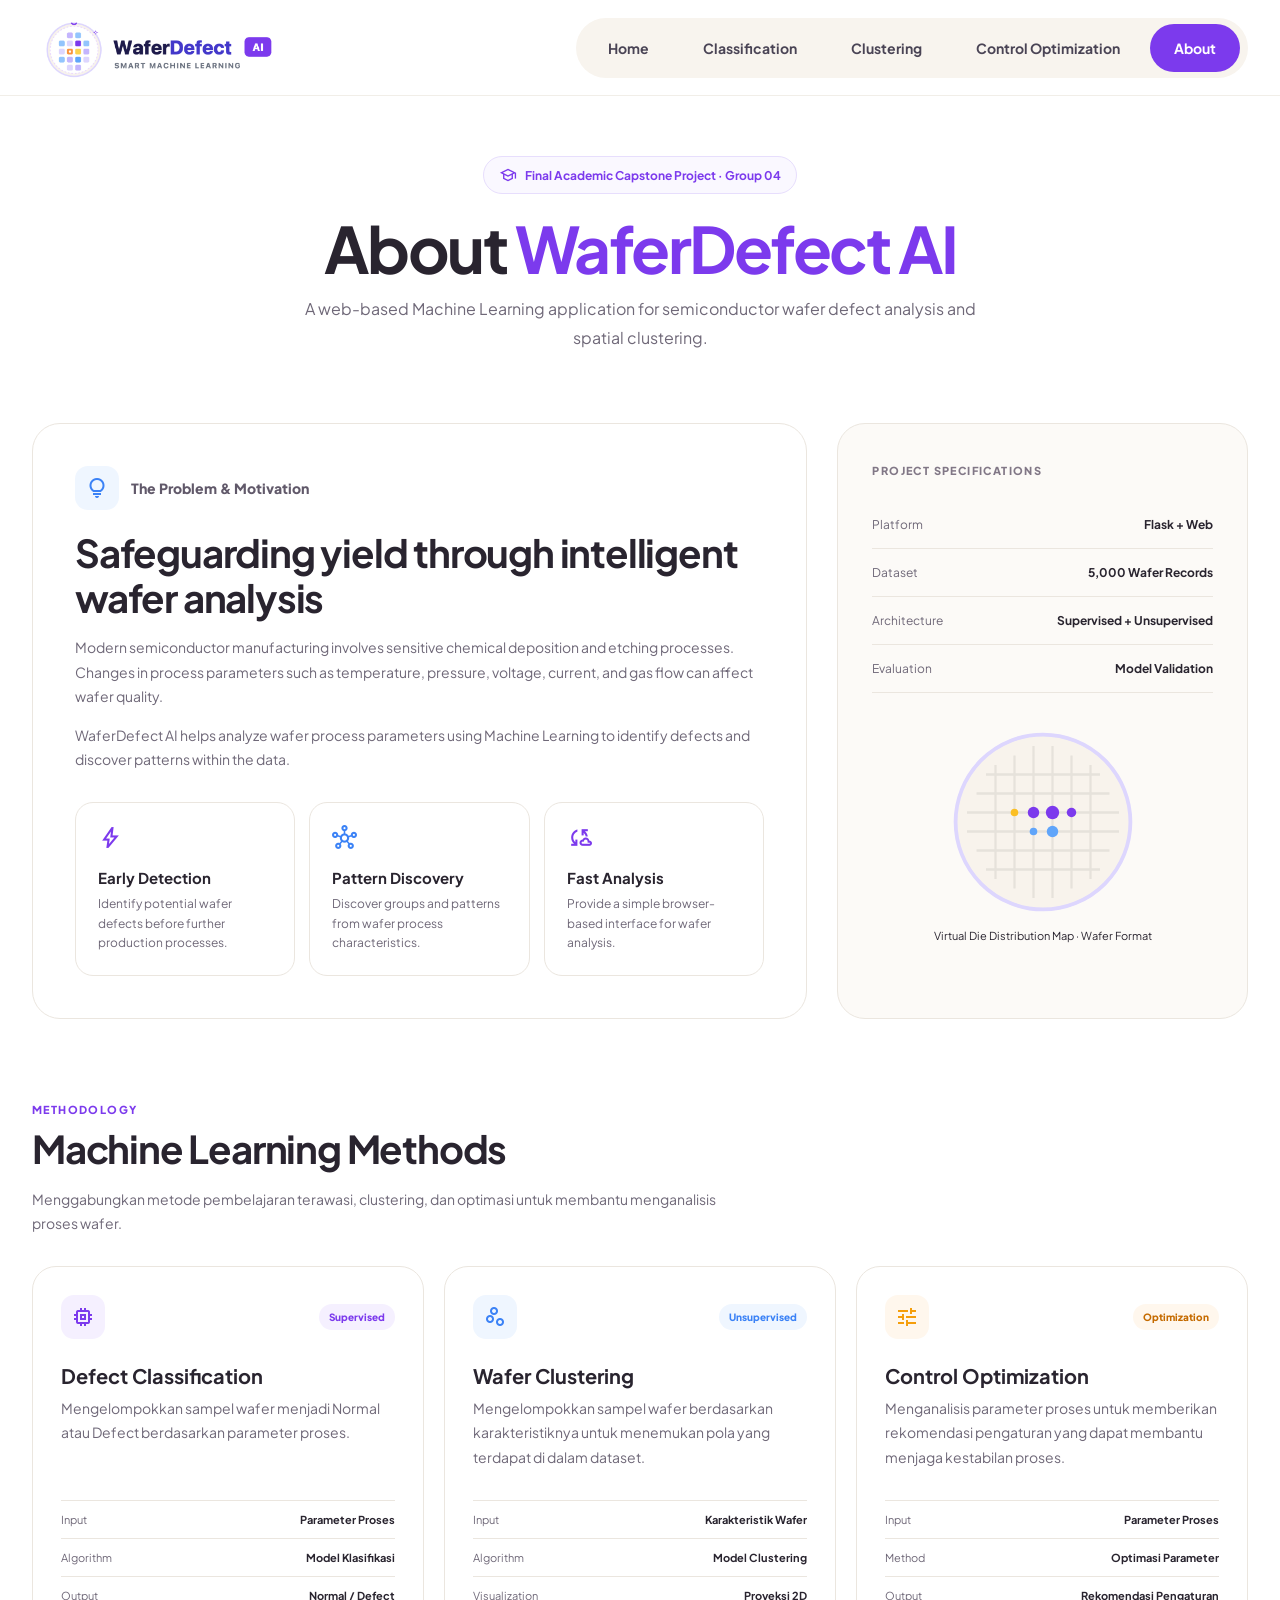
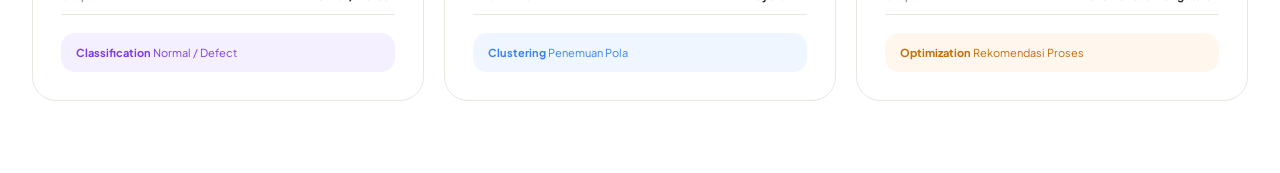
<file: frontend/about.html>
<!DOCTYPE html>
<html lang="en">

<head>
    <meta charset="UTF-8">
    <meta name="viewport" content="width=device-width, initial-scale=1.0">

    <title>About - WaferDefect AI</title>

    <!-- Font -->
    <link rel="preconnect" href="https://fonts.googleapis.com">
    <link rel="preconnect" href="https://fonts.gstatic.com" crossorigin>

    <link href="https://fonts.googleapis.com/css2?family=Plus+Jakarta+Sans:wght@400;500;600;700;800&display=swap"
        rel="stylesheet">

    <!-- Material Icons -->
    <link
        href="https://fonts.googleapis.com/css2?family=Material+Symbols+Outlined:opsz,wght,FILL,GRAD@20..48,100..700,0..1,-50..200"
        rel="stylesheet">

    <!-- CSS -->
    <link rel="stylesheet" href="css/style.css">
    <link rel="stylesheet" href="css/about.css">
</head>

<body>

    <!-- =========================
         NAVBAR
    ========================== -->

    <header class="fixed top-0 left-0 right-0 z-50 bg-white border-b border-[#f1eee8]">
        <div class="h-24 max-w-[1400px] mx-auto px-8 flex items-center justify-between">

            <!-- LOGO UTUH -->
            <a href="index.html" class="flex items-center">
                <img src="assets/logo.png" alt="WaferDefect AI" class="w-[300px] h-auto object-contain" />
            </a>

            <!-- NAVBAR -->
            <nav class="flex items-center gap-1.5 px-2 py-1.5 bg-[#f8f4ee] rounded-full">

                <!-- HOME ACTIVE -->
                <a href="index.html" class="px-7 py-3 text-[#4a4455] font-label-lg text-label-lg rounded-full hover:bg-white transition-all">
                Home
            </a>

                <a href="classification.html" class="px-7 py-3 text-[#4a4455] font-label-lg text-label-lg rounded-full hover:bg-white transition-all">
                Classification
            </a>

                <a href="clustering.html" class="px-7 py-3 text-[#4a4455] font-label-lg text-label-lg rounded-full hover:bg-white transition-all">
                Clustering
            </a>

                <a href="control-optimization.html" class="px-7 py-3 text-[#4a4455] font-label-lg text-label-lg rounded-full hover:bg-white transition-all">
                Control Optimization
            </a>

                <a href="about.html" class="px-7 py-3 bg-[#7c3aed] text-white font-label-lg text-label-lg rounded-full">
                About
            </a>

            </nav>

        </div>
    </header>


    <!-- =========================
         MAIN
    ========================== -->

    <main class="about-main">

        <div class="about-container">

            <!-- HERO -->

            <section class="about-hero">

                <span class="about-badge">
                    <span class="material-symbols-outlined">
                        school
                    </span> Final Academic Capstone Project · Group 04
                </span>

                <h1>
                    About
                    <span>WaferDefect AI</span>
                </h1>

                <p>
                    A web-based Machine Learning application for semiconductor wafer defect analysis and spatial
                    clustering.
                </p>

            </section>


            <!-- =========================
                 PROBLEM & MOTIVATION
            ========================== -->

            <section class="problem-section">

                <div class="problem-content">

                    <div class="section-title-row">

                        <div class="section-icon blue-icon">
                            <span class="material-symbols-outlined">
                                lightbulb
                            </span>
                        </div>

                        <span>
                            The Problem &amp; Motivation
                        </span>

                    </div>

                    <h2>
                        Safeguarding yield through intelligent wafer analysis
                    </h2>

                    <p>
                        Modern semiconductor manufacturing involves sensitive chemical deposition and etching processes.
                        Changes in process parameters such as temperature, pressure, voltage, current, and gas flow can
                        affect wafer quality.
                    </p>

                    <p>
                        WaferDefect AI helps analyze wafer process parameters using Machine Learning to identify defects
                        and discover patterns within the data.
                    </p>


                    <!-- GOALS -->

                    <div class="goal-grid">

                        <div class="goal-card">

                            <span class="material-symbols-outlined purple-text">
                                bolt
                            </span>

                            <h3>
                                Early Detection
                            </h3>

                            <p>
                                Identify potential wafer defects before further production processes.
                            </p>

                        </div>


                        <div class="goal-card">

                            <span class="material-symbols-outlined blue-text">
                                hub
                            </span>

                            <h3>
                                Pattern Discovery
                            </h3>

                            <p>
                                Discover groups and patterns from wafer process characteristics.
                            </p>

                        </div>


                        <div class="goal-card">

                            <span class="material-symbols-outlined purple-text">
                                cloud_sync
                            </span>

                            <h3>
                                Fast Analysis
                            </h3>

                            <p>
                                Provide a simple browser-based interface for wafer analysis.
                            </p>

                        </div>

                    </div>

                </div>


                <!-- PROJECT SPECIFICATION -->

                <aside class="spec-panel">

                    <span class="spec-title">
                        PROJECT SPECIFICATIONS
                    </span>

                    <div class="spec-list">

                        <div class="spec-item">
                            <span>Platform</span>
                            <strong>Flask + Web</strong>
                        </div>

                        <div class="spec-item">
                            <span>Dataset</span>
                            <strong>5,000 Wafer Records</strong>
                        </div>

                        <div class="spec-item">
                            <span>Architecture</span>
                            <strong>Supervised + Unsupervised</strong>
                        </div>

                        <div class="spec-item">
                            <span>Evaluation</span>
                            <strong>Model Validation</strong>
                        </div>

                    </div>


                    <!-- WAFER GRAPHIC -->

                    <div class="wafer-graphic">

                        <svg viewBox="0 0 100 100" xmlns="http://www.w3.org/2000/svg">

                            <circle cx="50" cy="50" r="46" fill="#F8F3EC" stroke="#DDD6FE" stroke-width="2" />

                            <path d="M25 20v60M35 15v70M45 10v80M55 10v80M65 15v70M75 20v60" stroke="#E6E2DB"
                                stroke-width="1.2" />

                            <path d="M20 25h60M15 35h70M10 45h80M10 55h80M15 65h70M20 75h60" stroke="#E6E2DB"
                                stroke-width="1.2" />

                            <circle cx="45" cy="45" r="3" fill="#7C3AED" />

                            <circle cx="55" cy="45" r="3.5" fill="#7C3AED" />

                            <circle cx="55" cy="55" r="3" fill="#60A5FA" />

                            <circle cx="65" cy="45" r="2.5" fill="#7C3AED" />

                            <circle cx="45" cy="55" r="2" fill="#60A5FA" />

                            <circle cx="35" cy="45" r="2" fill="#FBBF24" />

                        </svg>

                    </div>

                    <p class="wafer-caption">
                        Virtual Die Distribution Map · Wafer Format
                    </p>

                </aside>

            </section>


            <!-- =========================
                 METHODOLOGY
            ========================== -->

            <section class="ml-section">

                <div class="section-heading-left">

                    <span class="section-label purple-label">
                        Methodology
                    </span>

                    <h2>
                        Machine Learning Methods
                    </h2>

                    <p>
                        Menggabungkan metode pembelajaran terawasi, clustering, dan optimasi untuk membantu menganalisis proses wafer.
                    </p>

                </div>


                <div class="engine-grid">

                    <!-- CLASSIFICATION -->

                    <article class="engine-card">

                        <div class="engine-header">

                            <div class="engine-icon purple-icon">
                                <span class="material-symbols-outlined">
                                    memory
                                </span>
                            </div>

                            <span class="engine-badge purple-badge">
                                Supervised
                            </span>

                        </div>

                        <h3>
                            Defect Classification
                        </h3>

                        <p>
                            Mengelompokkan sampel wafer menjadi Normal atau Defect berdasarkan parameter proses.
                        </p>

                        <div class="engine-details">

                            <div>
                                <span>Input</span>
                                <strong>Parameter Proses</strong>
                            </div>

                            <div>
                                <span>Algorithm</span>
                                <strong>Model Klasifikasi</strong>
                            </div>

                            <div>
                                <span>Output</span>
                                <strong>Normal / Defect</strong>
                            </div>

                        </div>

                        <div class="engine-result">

                            <div>
                                <strong>Classification</strong>
                                <span>Normal / Defect</span>
                            </div>

                        </div>

                    </article>


                    <!-- CLUSTERING -->

                    <article class="engine-card">

                        <div class="engine-header">

                            <div class="engine-icon blue-icon">
                                <span class="material-symbols-outlined">
                                    scatter_plot
                                </span>
                            </div>

                            <span class="engine-badge blue-badge">
                                Unsupervised
                            </span>

                        </div>

                        <h3>
                            Wafer Clustering
                        </h3>

                        <p>
                            Mengelompokkan sampel wafer berdasarkan karakteristiknya untuk menemukan pola yang terdapat di dalam dataset.
                        </p>

                        <div class="engine-details">

                            <div>
                                <span>Input</span>
                                <strong>Karakteristik Wafer</strong>
                            </div>

                            <div>
                                <span>Algorithm</span>
                                <strong>Model Clustering</strong>
                            </div>

                            <div>
                                <span>Visualization</span>
                                <strong>Proyeksi 2D</strong>
                            </div>

                        </div>

                        <div class="engine-result blue-result">

                            <div>
                                <strong>Clustering</strong>
                                <span>Penemuan Pola</span>
                            </div>

                        </div>

                    </article>


                    <!-- CONTROL OPTIMIZATION -->

                    <article class="engine-card" id="optimization">

                        <div class="engine-header">

                            <div class="engine-icon orange-icon">
                                <span class="material-symbols-outlined">
                                    tune
                                </span>
                            </div>

                            <span class="engine-badge orange-badge">
                                Optimization
                            </span>

                        </div>

                        <h3>
                            Control Optimization
                        </h3>

                        <p>
                            Menganalisis parameter proses untuk memberikan rekomendasi pengaturan yang dapat membantu menjaga kestabilan proses.
                        </p>

                        <div class="engine-details">

                            <div>
                                <span>Input</span>
                                <strong>Parameter Proses</strong>
                            </div>

                            <div>
                                <span>Method</span>
                                <strong>Optimasi Parameter</strong>
                            </div>

                            <div>
                                <span>Output</span>
                                <strong>Rekomendasi Pengaturan</strong>
                            </div>

                        </div>

                        <div class="engine-result orange-result">

                            <div>
                                <strong>Optimization</strong>
                                <span>Rekomendasi Proses</span>
                            </div>

                        </div>

                    </article>

                </div>

            </section>

        </div>

    </main>

</body>

</html>
</file>
<file: frontend/css/style.css>
.navbar {
    width: 100%;
    height: 72px;
    background: #ffffff;
    border-bottom: 1px solid #eeeaf3;
    position: relative;
    z-index: 100;
}

.navbar-container {
    width: 100%;
    max-width: 1240px;
    height: 72px;
    margin: 0 auto;
    padding: 0 24px;
    display: flex;
    align-items: center;
    gap: 16px;
}

.brand {
    display: flex;
    align-items: center;
    gap: 9px;
    flex-shrink: 0;
    color: #29253b;
    text-decoration: none;
}

.brand img {
    width: 30px !important;
    height: 30px !important;
    max-width: 30px !important;
    max-height: 30px !important;
    min-width: 30px;
    min-height: 30px;
    object-fit: contain;
    display: block;
}

.brand-name {
    color: #29253b;
    font-size: 15px;
    font-weight: 800;
    white-space: nowrap;
}

.project-badge {
    padding: 6px 11px;
    border-radius: 999px;
    background: #f3efff;
    color: #6d28d9;
    font-size: 10px;
    font-weight: 700;
    white-space: nowrap;
}

.nav-menu {
    display: flex;
    align-items: center;
    gap: 3px;
    margin-left: auto;
}

.nav-menu a {
    display: flex;
    align-items: center;
    padding: 8px 11px;
    border-radius: 10px;
    color: #706b7c;
    font-size: 12px;
    font-weight: 600;
    text-decoration: none;
    transition: 0.2s ease;
}

.nav-menu a:hover {
    background: #f6f3fb;
    color: #6d28d9;
}

.nav-menu a.active {
    background: #f1eaff;
    color: #6d28d9;
}

.nav-right {
    display: flex;
    align-items: center;
    gap: 11px;
    flex-shrink: 0;
}

.ml-status {
    display: flex;
    align-items: center;
    gap: 6px;
    color: #686273;
    font-size: 11px;
    font-weight: 600;
    white-space: nowrap;
}

.status-dot {
    width: 7px;
    height: 7px;
    display: inline-block;
    border-radius: 50%;
    background: #22c55e;
}

.profile-button {
    width: 32px;
    height: 32px;
    display: flex;
    align-items: center;
    justify-content: center;
    border-radius: 50%;
    background: #f4f1f8;
    color: #625b70;
}

.profile-button .material-symbols-outlined {
    font-size: 18px;
}

@media (max-width: 1100px) {
    .project-badge {
        display: none;
    }
}

@media (max-width: 850px) {
    .navbar-container {
        padding: 0 16px;
        gap: 10px;
    }
    .nav-menu a {
        padding: 7px 8px;
        font-size: 11px;
    }
    .ml-status {
        display: none;
    }
}

@media (max-width: 650px) {
    .brand-name {
        display: none;
    }
    .nav-menu a {
        padding: 6px;
        font-size: 10px;
    }
    .profile-button {
        width: 30px;
        height: 30px;
    }
}
</file>
<file: frontend/css/about.css>
:root {
    --purple: #7c3aed;
    --purple-soft: #f5f0ff;
    --blue: #3b82f6;
    --blue-soft: #eff6ff;
    --orange: #f59e0b;
    --orange-soft: #fff7ed;
    --text: #29242f;
    --muted: #6f6878;
    --border: #ebe6df;
    --cream: #f8f4ee;
    --white: #ffffff;
}

* {
    box-sizing: border-box;
}

html {
    scroll-behavior: smooth;
}

body {
    margin: 0;
    background: #fff;
    color: var(--text);
    font-family: "Plus Jakarta Sans", sans-serif;
}


/* NAVBAR — keeps the existing project UI */

header.fixed {
    position: fixed;
    inset: 0 0 auto 0;
    z-index: 1000;
    height: 96px;
    background: rgba(255, 255, 255, .97);
    border-bottom: 1px solid #f1eee8;
}

header.fixed>div {
    width: min(1400px, calc(100% - 64px));
    height: 100%;
    margin: 0 auto;
    padding-left: 0;
    padding-right: 0;
    display: flex;
    align-items: center;
    justify-content: space-between;
    gap: 30px;
}

header.fixed>div>a {
    display: flex;
    align-items: center;
    flex-shrink: 0;
    text-decoration: none;
}

header.fixed>div>a img {
    width: 300px;
    height: auto;
    display: block;
    object-fit: contain;
}

header.fixed nav {
    display: flex;
    align-items: center;
    gap: 6px;
    padding: 6px 8px;
    background: var(--cream);
    border-radius: 999px;
}

header.fixed nav a {
    display: inline-flex;
    align-items: center;
    justify-content: center;
    min-height: 48px;
    padding: 0 24px;
    border-radius: 999px;
    color: #4a4455;
    text-decoration: none;
    font-size: 14px;
    font-weight: 700;
    white-space: nowrap;
    transition: .2s ease;
}

header.fixed nav a:hover {
    background: #fff;
}

header.fixed nav a.bg-\[\#7c3aed\] {
    background: var(--purple);
    color: #fff;
}


/* MAIN */

.about-main {
    padding: 132px 0 72px;
}

.about-container {
    width: min(1280px, calc(100% - 64px));
    margin: 0 auto;
}

.about-hero {
    text-align: center;
    padding: 24px 0 70px;
}

.about-badge {
    display: inline-flex;
    align-items: center;
    gap: 8px;
    padding: 9px 15px;
    border: 1px solid #e7defd;
    border-radius: 999px;
    background: #faf8ff;
    color: var(--purple);
    font-size: 12px;
    font-weight: 700;
}

.about-badge .material-symbols-outlined {
    font-size: 18px;
}

.about-hero h1 {
    margin: 20px 0 12px;
    font-size: clamp(42px, 5vw, 68px);
    line-height: 1.08;
    letter-spacing: -2.5px;
}

.about-hero h1 span {
    color: var(--purple);
}

.about-hero p {
    max-width: 700px;
    margin: 0 auto;
    color: var(--muted);
    font-size: 16px;
    line-height: 1.8;
}


/* PROBLEM */

.problem-section {
    display: grid;
    grid-template-columns: minmax(0, 1.7fr) minmax(320px, .9fr);
    gap: 30px;
    align-items: stretch;
}

.problem-content,
.spec-panel {
    border: 1px solid var(--border);
    border-radius: 28px;
    background: #fff;
}

.problem-content {
    padding: 42px;
}

.spec-panel {
    padding: 34px;
    background: #fcfaf7;
}

.section-title-row {
    display: flex;
    align-items: center;
    gap: 12px;
    margin-bottom: 20px;
    color: #61596a;
    font-size: 14px;
    font-weight: 800;
}

.section-icon,
.engine-icon {
    display: grid;
    place-items: center;
    width: 44px;
    height: 44px;
    border-radius: 13px;
}

.blue-icon {
    background: var(--blue-soft);
    color: var(--blue);
}

.purple-icon {
    background: var(--purple-soft);
    color: var(--purple);
}

.orange-icon {
    background: var(--orange-soft);
    color: var(--orange);
}

.problem-content h2,
.section-heading-left h2 {
    margin: 0 0 15px;
    font-size: clamp(27px, 3vw, 39px);
    line-height: 1.18;
    letter-spacing: -1.2px;
}

.problem-content p,
.section-heading-left p,
.engine-card p {
    color: var(--muted);
    line-height: 1.75;
    font-size: 14px;
}

.goal-grid {
    display: grid;
    grid-template-columns: repeat(3, 1fr);
    gap: 14px;
    margin-top: 30px;
}

.goal-card {
    padding: 22px;
    border: 1px solid var(--border);
    border-radius: 18px;
    background: #fff;
}

.goal-card .material-symbols-outlined {
    font-size: 25px;
}

.purple-text {
    color: var(--purple);
}

.blue-text {
    color: var(--blue);
}

.goal-card h3 {
    margin: 14px 0 7px;
    font-size: 15px;
}

.goal-card p {
    margin: 0;
    font-size: 12px;
    line-height: 1.65;
}

.spec-title,
.section-label {
    display: inline-block;
    font-size: 11px;
    font-weight: 800;
    letter-spacing: 1.4px;
    text-transform: uppercase;
}

.spec-title {
    color: #817786;
}

.spec-list {
    margin-top: 22px;
}

.spec-item {
    display: flex;
    justify-content: space-between;
    gap: 20px;
    padding: 16px 0;
    border-bottom: 1px solid var(--border);
    font-size: 12px;
}

.spec-item span {
    color: var(--muted);
}

.spec-item strong {
    text-align: right;
    font-size: 12px;
}

.wafer-graphic {
    width: 190px;
    margin: 34px auto 12px;
}

.wafer-graphic svg {
    display: block;
    width: 100%;
}

.wafer-caption {
    margin: 0;
    text-align: center;
    font-size: 11px !important;
}


/* METHODOLOGY */

.ml-section {
    padding-top: 78px;
}

.section-heading-left {
    max-width: 720px;
    margin-bottom: 30px;
}

.purple-label {
    color: var(--purple);
    margin-bottom: 10px;
}

.engine-grid {
    display: grid;
    grid-template-columns: repeat(3, 1fr);
    gap: 20px;
}

.engine-card {
    padding: 28px;
    border: 1px solid var(--border);
    border-radius: 24px;
    background: #fff;
}

.engine-header {
    display: flex;
    align-items: center;
    justify-content: space-between;
    gap: 12px;
}

.engine-badge {
    padding: 7px 10px;
    border-radius: 999px;
    font-size: 10px;
    font-weight: 800;
}

.purple-badge {
    color: var(--purple);
    background: var(--purple-soft);
}

.blue-badge {
    color: var(--blue);
    background: var(--blue-soft);
}

.orange-badge {
    color: #c56b00;
    background: var(--orange-soft);
}

.engine-card h3 {
    margin: 24px 0 8px;
    font-size: 20px;
}

.engine-card p {
    margin: 0;
    min-height: 82px;
}

.engine-details {
    margin-top: 22px;
    border-top: 1px solid var(--border);
}

.engine-details>div {
    display: flex;
    justify-content: space-between;
    gap: 15px;
    padding: 12px 0;
    border-bottom: 1px solid var(--border);
    font-size: 11px;
}

.engine-details span {
    color: var(--muted);
}

.engine-details strong {
    text-align: right;
}

.engine-result {
    display: flex;
    align-items: center;
    justify-content: space-between;
    margin-top: 18px;
    padding: 13px 15px;
    border-radius: 14px;
    background: var(--purple-soft);
    color: var(--purple);
    font-size: 11px;
}

.blue-result {
    background: var(--blue-soft);
    color: var(--blue);
}

.orange-result {
    background: var(--orange-soft);
    color: #c56b00;
}


/* FOOTER */

.about-footer {
    width: min(1280px, calc(100% - 64px));
    margin: 0 auto;
    padding: 24px 0 34px;
    border-top: 1px solid var(--border);
    display: flex;
    justify-content: space-between;
    align-items: center;
    gap: 20px;
    color: #8a838f;
    font-size: 11px;
}

.about-footer a {
    color: #6e6475;
    font-weight: 700;
    text-decoration: none;
}

.about-footer a:hover {
    color: var(--purple);
}


/* RESPONSIVE */

@media (max-width: 1100px) {
    header.fixed>div {
        width: min(100% - 32px, 1000px);
    }
    header.fixed>div>a img {
        width: 220px;
    }
    header.fixed nav a {
        padding: 0 14px;
        font-size: 12px;
    }
    .problem-section {
        grid-template-columns: 1fr;
    }
    .engine-grid {
        grid-template-columns: 1fr;
    }
}

@media (max-width: 760px) {
    header.fixed {
        height: auto;
    }
    header.fixed>div {
        padding: 14px 0;
        flex-direction: column;
        gap: 12px;
    }
    header.fixed>div>a img {
        width: 210px;
    }
    header.fixed nav {
        width: 100%;
        overflow-x: auto;
        justify-content: flex-start;
    }
    header.fixed nav a {
        flex: 0 0 auto;
        min-height: 42px;
        padding: 0 14px;
    }
    .about-main {
        padding-top: 190px;
    }
    .about-container,
    .about-footer {
        width: min(100% - 28px, 680px);
    }
    .about-hero {
        padding-bottom: 42px;
    }
    .problem-content,
    .spec-panel {
        padding: 25px;
    }
    .goal-grid {
        grid-template-columns: 1fr;
    }
    .about-footer {
        flex-direction: column;
        align-items: flex-start;
    }
}
</file>
